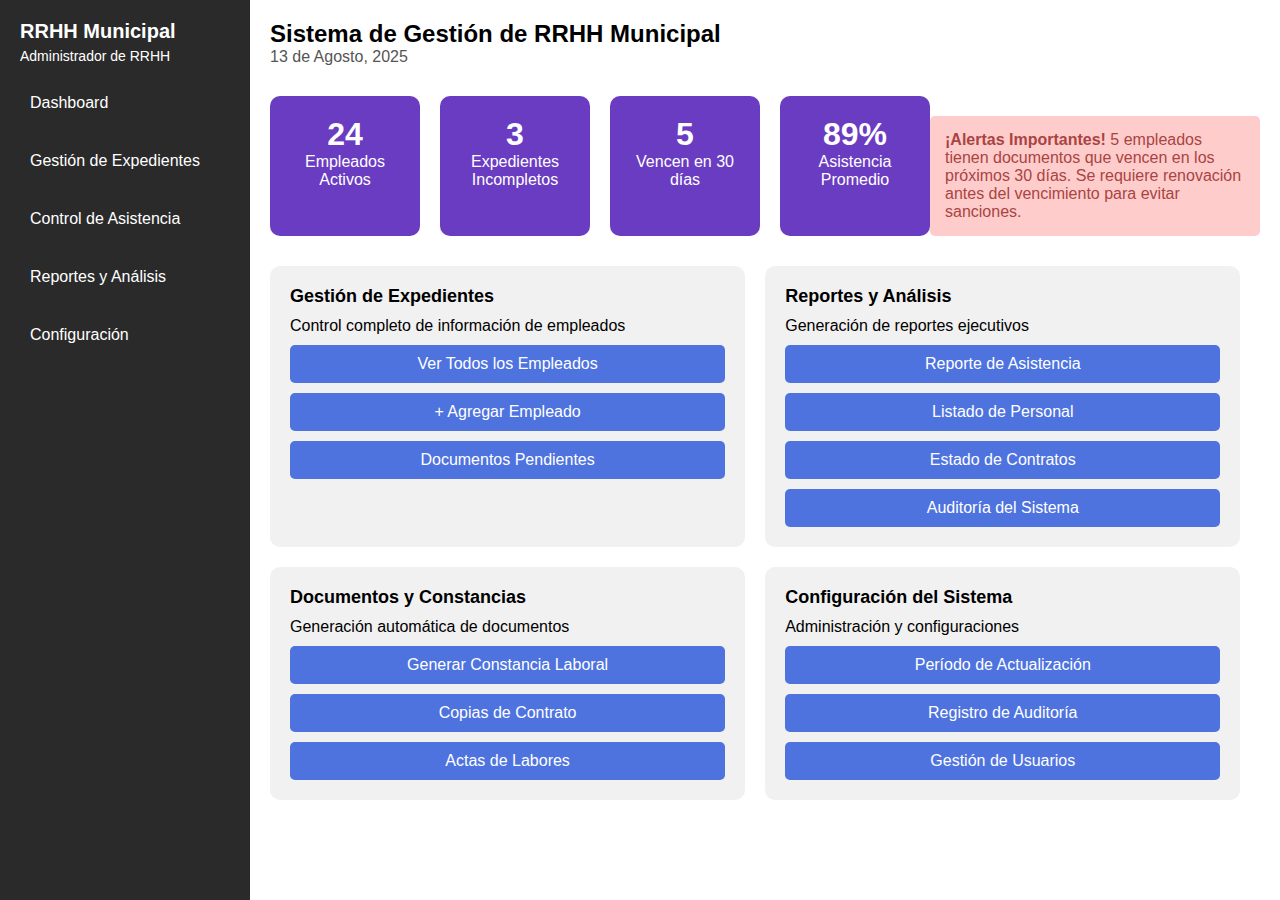
<file: index.html>
<!DOCTYPE html>
<html lang="es">
<head>
    <meta charset="UTF-8">
    <meta name="viewport" content="width=device-width, initial-scale=1.0">
    <title>Sistema de Gestión de RRHH Municipal</title>
    <link rel="stylesheet" href="estilos/styles.css">
</head>
<body>
    <div class="container">
        <nav class="sidebar">
            <div class="header">
                <h1>RRHH Municipal</h1>
                <p>Administrador de RRHH</p>
            </div>
            <ul class="menu">
                <li><a href="index.html">Dashboard</a></li>
                <li><a href="expedientes.html">Gestión de Expedientes</a></li>
                <li><a href="asistencia.html">Control de Asistencia</a></li>
                <li><a href="reportes.html">Reportes y Análisis</a></li>
                <li><a href="configuracion.html">Configuración</a></li>
            </ul>
        </nav>
        <main class="main-content">
            <header>
                <h1>Sistema de Gestión de RRHH Municipal</h1>
                <p>13 de Agosto, 2025</p>
            </header>
            <section class="dashboard">
                <div class="stats">
                    <div class="stat">
                        <h3>24</h3>
                        <p>Empleados Activos</p>
                    </div>
                    <div class="stat">
                        <h3>3</h3>
                        <p>Expedientes Incompletos</p>
                    </div>
                    <div class="stat">
                        <h3>5</h3>
                        <p>Vencen en 30 días</p>
                    </div>
                    <div class="stat">
                        <h3>89%</h3>
                        <p>Asistencia Promedio</p>
                    </div>
                </div>
                <div class="alert">
                    <p><strong>¡Alertas Importantes!</strong> 5 empleados tienen documentos que vencen en los próximos 30 días. Se requiere renovación antes del vencimiento para evitar sanciones.</p>
                </div>
            </section>
            <section class="actions">
                <div class="action">
                    <h2>Gestión de Expedientes</h2>
                    <p>Control completo de información de empleados</p>
                    <button class="btn">Ver Todos los Empleados</button>
                    <button class="btn">+ Agregar Empleado</button>
                    <button class="btn alert-btn">Documentos Pendientes</button>
                </div>
                <div class="action">
                    <h2>Reportes y Análisis</h2>
                    <p>Generación de reportes ejecutivos</p>
                    <button class="btn">Reporte de Asistencia</button>
                    <button class="btn">Listado de Personal</button>
                    <button class="btn">Estado de Contratos</button>
                    <button class="btn">Auditoría del Sistema</button>
                </div>
                <div class="action">
                    <h2>Documentos y Constancias</h2>
                    <p>Generación automática de documentos</p>
                    <button class="btn">Generar Constancia Laboral</button>
                    <button class="btn">Copias de Contrato</button>
                    <button class="btn">Actas de Labores</button>
                </div>
                <div class="action">
                    <h2>Configuración del Sistema</h2>
                    <p>Administración y configuraciones</p>
                    <button class="btn">Período de Actualización</button>
                    <button class="btn">Registro de Auditoría</button>
                    <button class="btn">Gestión de Usuarios</button>
                </div>
            </section>
        </main>
    </div>
</body>
</html>
</file>
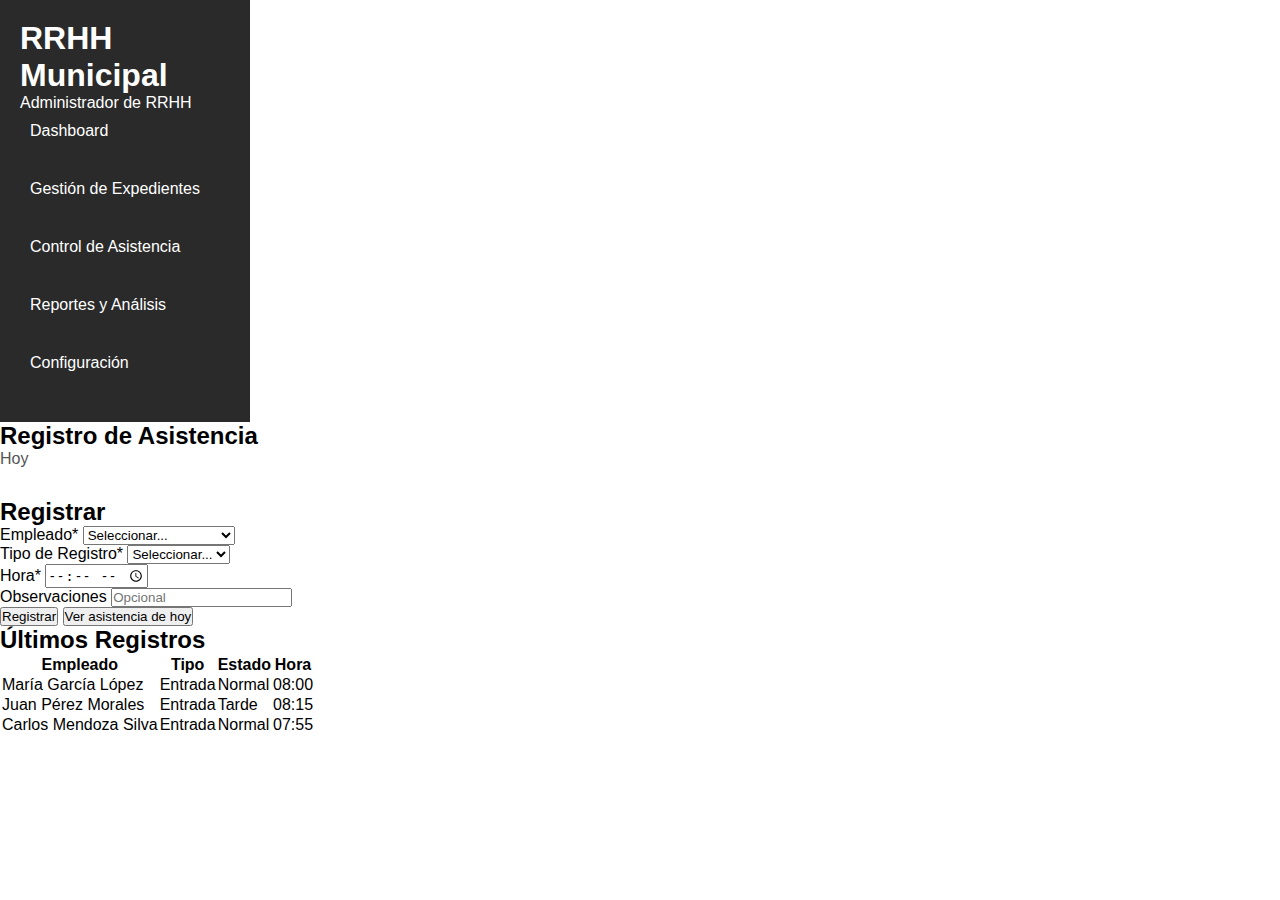
<file: asistencia.html>
<!DOCTYPE html>
<html lang="es">
<head>
  <meta charset="UTF-8" />
  <meta name="viewport" content="width=device-width, initial-scale=1" />
  <title>Asistencia — RRHH Municipal</title>
  <link rel="stylesheet" href="estilos/styles.css" />
</head>
<body>
  <div class="app">
    
    <nav class="sidebar" aria-label="Principal">
      <div class="brand">
        <h1 class="brand__title">RRHH Municipal</h1>
        <p class="brand__role">Administrador de RRHH</p>
      </div>
      <ul class="menu">
        <li><a class="menu__link " href="index.html">Dashboard</a></li>
        <li><a class="menu__link " href="expedientes.html">Gestión de Expedientes</a></li>
        <li><a class="menu__link is-active" href="asistencia.html">Control de Asistencia</a></li>
        <li><a class="menu__link " href="reportes.html">Reportes y Análisis</a></li>
        <li><a class="menu__link " href="configuracion.html">Configuración</a></li>
      </ul>
    </nav>
    
    <main class="main">
      
<header class="page-header">
  <div>
    <h1 class="page-title">Registro de Asistencia</h1>
    <p class="page-subtitle">Hoy</p>
  </div>
</header>

<section class="card">
  <h2 class="card__title">Registrar</h2>
  <form class="form" action="#">
    <div class="form-row">
      <div>
        <label for="empleado">Empleado*</label>
        <select id="empleado" required>
          <option value="">Seleccionar...</option>
          <option>María García López</option>
          <option>Juan Pérez Morales</option>
          <option>Carlos Mendoza Silva</option>
        </select>
      </div>
      <div>
        <label for="tipo">Tipo de Registro*</label>
        <select id="tipo" required>
          <option value="">Seleccionar...</option>
          <option value="entrada">Entrada</option>
          <option value="salida">Salida</option>
        </select>
      </div>
    </div>
    <div class="form-row">
      <div>
        <label for="hora">Hora*</label>
        <input type="time" id="hora" required />
      </div>
      <div>
        <label for="obs">Observaciones</label>
        <input type="text" id="obs" placeholder="Opcional" />
      </div>
    </div>
    <div class="form-actions">
      <button class="btn" type="submit">Registrar</button>
      <button class="btn btn--ghost" type="button">Ver asistencia de hoy</button>
    </div>
  </form>
</section>

<section class="card">
  <h2 class="card__title">Últimos Registros</h2>
  <table class="table">
    <thead><tr><th>Empleado</th><th>Tipo</th><th>Estado</th><th>Hora</th></tr></thead>
    <tbody>
      <tr><td>María García López</td><td>Entrada</td><td><span class="badge badge--ok">Normal</span></td><td>08:00</td></tr>
      <tr><td>Juan Pérez Morales</td><td>Entrada</td><td><span class="badge badge--warn">Tarde</span></td><td>08:15</td></tr>
      <tr><td>Carlos Mendoza Silva</td><td>Entrada</td><td><span class="badge badge--ok">Normal</span></td><td>07:55</td></tr>
    </tbody>
  </table>
</section>

    </main>
  </div>
</body>
</html>
</file>
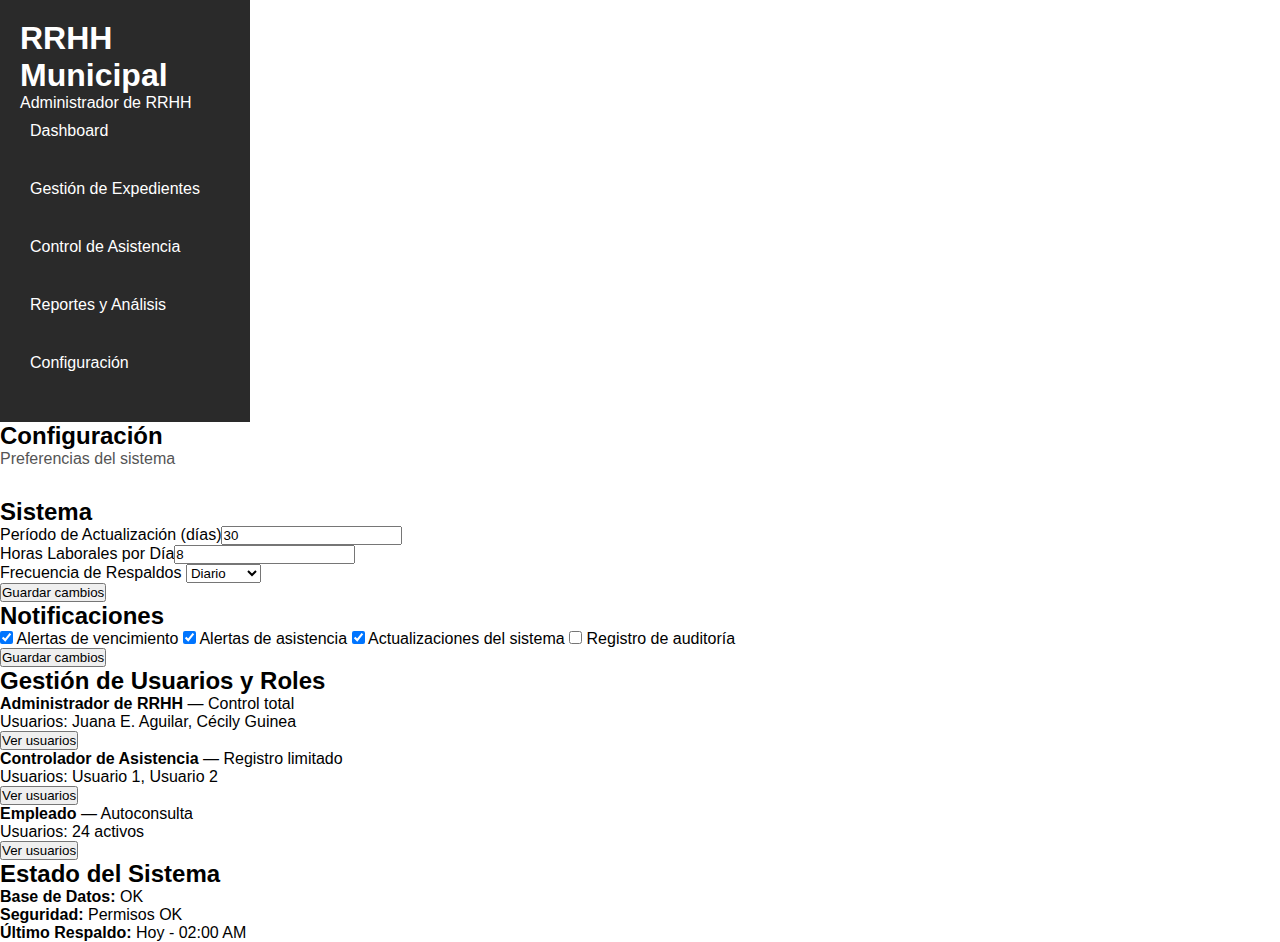
<file: configuracion.html>
<!DOCTYPE html>
<html lang="es">
<head>
  <meta charset="UTF-8" />
  <meta name="viewport" content="width=device-width, initial-scale=1" />
  <title>Configuración — RRHH Municipal</title>
  <link rel="stylesheet" href="estilos/styles.css" />
</head>
<body>
  <div class="app">
    
    <nav class="sidebar" aria-label="Principal">
      <div class="brand">
        <h1 class="brand__title">RRHH Municipal</h1>
        <p class="brand__role">Administrador de RRHH</p>
      </div>
      <ul class="menu">
        <li><a class="menu__link " href="index.html">Dashboard</a></li>
        <li><a class="menu__link " href="expedientes.html">Gestión de Expedientes</a></li>
        <li><a class="menu__link " href="asistencia.html">Control de Asistencia</a></li>
        <li><a class="menu__link " href="reportes.html">Reportes y Análisis</a></li>
        <li><a class="menu__link is-active" href="configuracion.html">Configuración</a></li>
      </ul>
    </nav>
    
    <main class="main">
      
<header class="page-header">
  <div>
    <h1 class="page-title">Configuración</h1>
    <p class="page-subtitle">Preferencias del sistema</p>
  </div>
</header>

<section class="grid-2">
  <article class="card">
    <h2 class="card__title">Sistema</h2>
    <form class="form">
      <div class="form-row">
        <div><label for="actualizacion">Período de Actualización (días)</label><input id="actualizacion" type="number" value="30" required></div>
        <div><label for="horas">Horas Laborales por Día</label><input id="horas" type="number" value="8" required></div>
      </div>
      <div>
        <label for="respaldos">Frecuencia de Respaldos</label>
        <select id="respaldos" required>
          <option>Diario</option><option>Semanal</option><option>Mensual</option>
        </select>
      </div>
      <div class="form-actions"><button class="btn" type="submit">Guardar cambios</button></div>
    </form>
  </article>

  <article class="card">
    <h2 class="card__title">Notificaciones</h2>
    <form class="form">
      <label><input type="checkbox" checked> Alertas de vencimiento</label>
      <label><input type="checkbox" checked> Alertas de asistencia</label>
      <label><input type="checkbox" checked> Actualizaciones del sistema</label>
      <label><input type="checkbox"> Registro de auditoría</label>
      <div class="form-actions"><button class="btn" type="submit">Guardar cambios</button></div>
    </form>
  </article>

  <article class="card">
    <h2 class="card__title">Gestión de Usuarios y Roles</h2>
    <div>
      <p><strong>Administrador de RRHH</strong> — Control total</p>
      <p>Usuarios: Juana E. Aguilar, Cécily Guinea</p>
      <button class="btn btn--ghost">Ver usuarios</button>
    </div>
    <div>
      <p><strong>Controlador de Asistencia</strong> — Registro limitado</p>
      <p>Usuarios: Usuario 1, Usuario 2</p>
      <button class="btn btn--ghost">Ver usuarios</button>
    </div>
    <div>
      <p><strong>Empleado</strong> — Autoconsulta</p>
      <p>Usuarios: 24 activos</p>
      <button class="btn btn--ghost">Ver usuarios</button>
    </div>
  </article>

  <article class="card">
    <h2 class="card__title">Estado del Sistema</h2>
    <p><strong>Base de Datos:</strong> OK</p>
    <p><strong>Seguridad:</strong> Permisos OK</p>
    <p><strong>Último Respaldo:</strong> Hoy - 02:00 AM</p>
  </article>
</section>

    </main>
  </div>
</body>
</html>
</file>
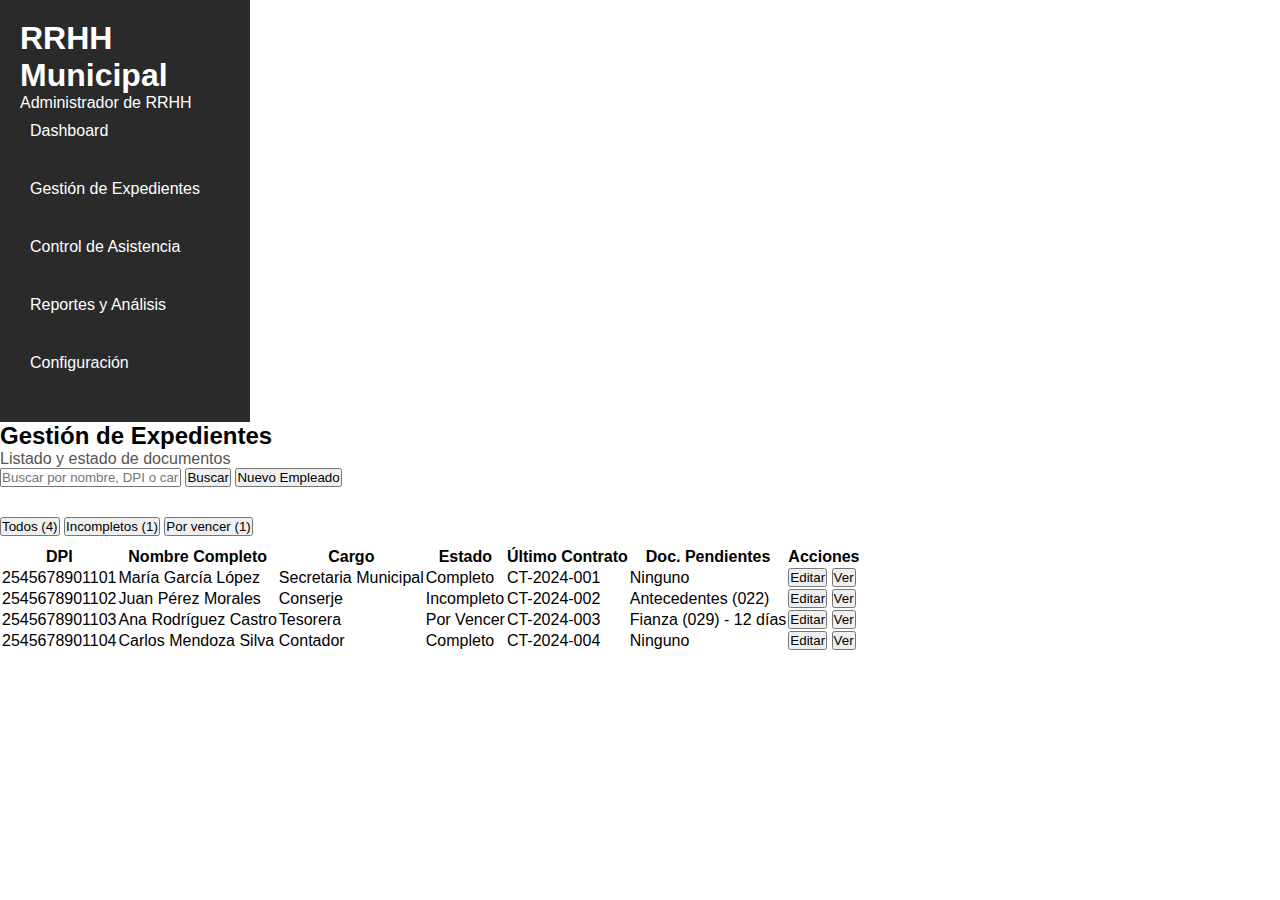
<file: expedientes.html>
<!DOCTYPE html>
<html lang="es">
<head>
  <meta charset="UTF-8" />
  <meta name="viewport" content="width=device-width, initial-scale=1" />
  <title>Expedientes — RRHH Municipal</title>
  <link rel="stylesheet" href="estilos/styles.css" />
</head>
<body>
  <div class="app">
    
    <nav class="sidebar" aria-label="Principal">
      <div class="brand">
        <h1 class="brand__title">RRHH Municipal</h1>
        <p class="brand__role">Administrador de RRHH</p>
      </div>
      <ul class="menu">
        <li><a class="menu__link " href="index.html">Dashboard</a></li>
        <li><a class="menu__link is-active" href="expedientes.html">Gestión de Expedientes</a></li>
        <li><a class="menu__link " href="asistencia.html">Control de Asistencia</a></li>
        <li><a class="menu__link " href="reportes.html">Reportes y Análisis</a></li>
        <li><a class="menu__link " href="configuracion.html">Configuración</a></li>
      </ul>
    </nav>
    
    <main class="main">
      
<header class="page-header">
  <div>
    <h1 class="page-title">Gestión de Expedientes</h1>
    <p class="page-subtitle">Listado y estado de documentos</p>
  </div>
  <div class="form-actions">
    <input type="text" placeholder="Buscar por nombre, DPI o cargo" />
    <button class="btn">Buscar</button>
    <button class="btn">Nuevo Empleado</button>
  </div>
</header>

<section>
  <div class="form-actions" style="margin-bottom:10px;">
    <button class="btn btn--ghost">Todos (4)</button>
    <button class="btn btn--ghost">Incompletos (1)</button>
    <button class="btn btn--ghost">Por vencer (1)</button>
  </div>

  <table class="table">
    <thead>
      <tr>
        <th>DPI</th>
        <th>Nombre Completo</th>
        <th>Cargo</th>
        <th>Estado</th>
        <th>Último Contrato</th>
        <th>Doc. Pendientes</th>
        <th>Acciones</th>
      </tr>
    </thead>
    <tbody>
      <tr>
        <td>2545678901101</td>
        <td>María García López</td>
        <td>Secretaria Municipal</td>
        <td><span class="badge badge--ok">Completo</span></td>
        <td>CT-2024-001</td>
        <td>Ninguno</td>
        <td><button class="btn">Editar</button> <button class="btn">Ver</button></td>
      </tr>
      <tr>
        <td>2545678901102</td>
        <td>Juan Pérez Morales</td>
        <td>Conserje</td>
        <td><span class="badge badge--warn">Incompleto</span></td>
        <td>CT-2024-002</td>
        <td>Antecedentes (022)</td>
        <td><button class="btn">Editar</button> <button class="btn">Ver</button></td>
      </tr>
      <tr>
        <td>2545678901103</td>
        <td>Ana Rodríguez Castro</td>
        <td>Tesorera</td>
        <td><span class="badge badge--pending">Por Vencer</span></td>
        <td>CT-2024-003</td>
        <td>Fianza (029) - 12 días</td>
        <td><button class="btn">Editar</button> <button class="btn">Ver</button></td>
      </tr>
      <tr>
        <td>2545678901104</td>
        <td>Carlos Mendoza Silva</td>
        <td>Contador</td>
        <td><span class="badge badge--ok">Completo</span></td>
        <td>CT-2024-004</td>
        <td>Ninguno</td>
        <td><button class="btn">Editar</button> <button class="btn">Ver</button></td>
      </tr>
    </tbody>
  </table>
</section>

    </main>
  </div>
</body>
</html>
</file>
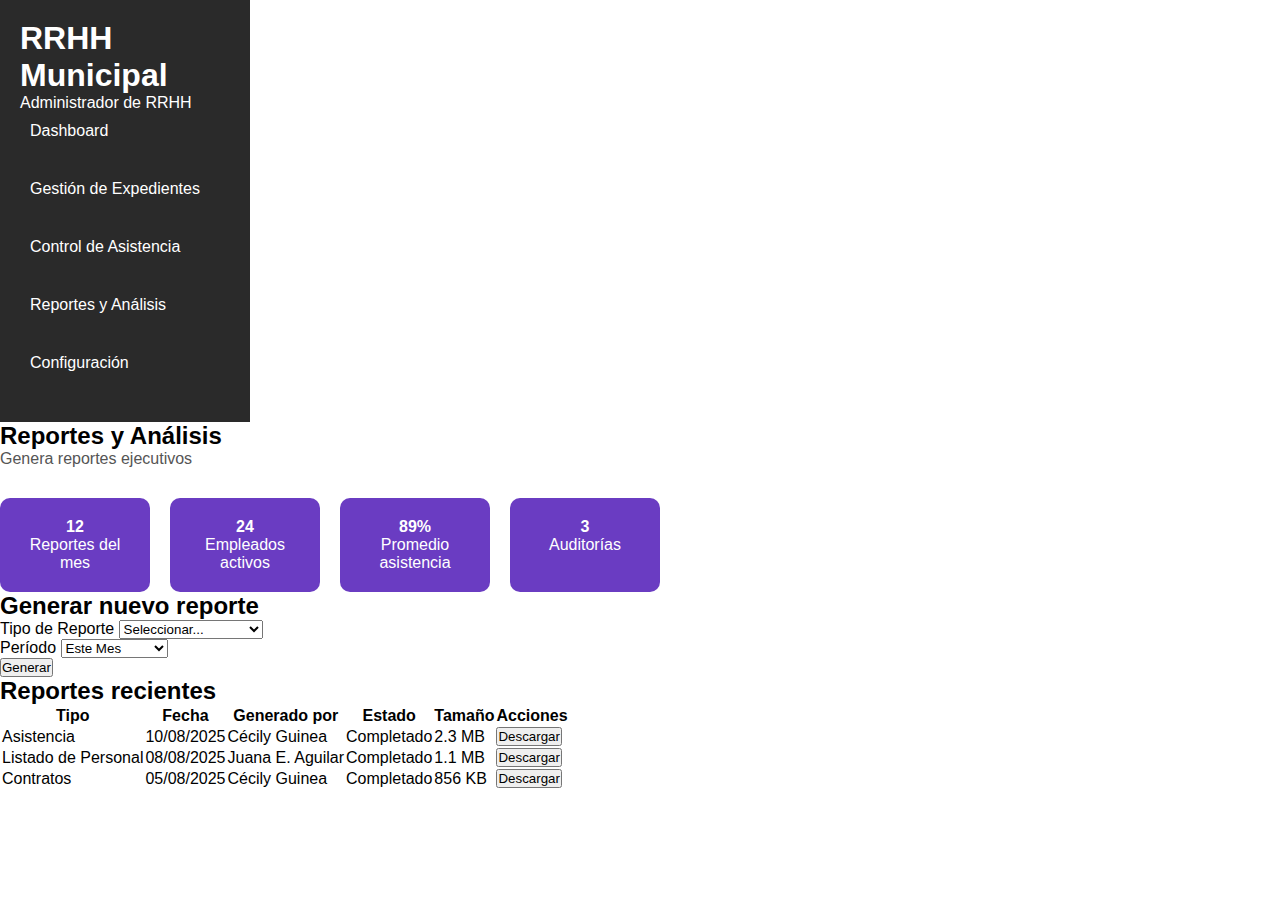
<file: reportes.html>
<!DOCTYPE html>
<html lang="es">
<head>
  <meta charset="UTF-8" />
  <meta name="viewport" content="width=device-width, initial-scale=1" />
  <title>Reportes — RRHH Municipal</title>
  <link rel="stylesheet" href="estilos/styles.css" />
</head>
<body>
  <div class="app">
    
    <nav class="sidebar" aria-label="Principal">
      <div class="brand">
        <h1 class="brand__title">RRHH Municipal</h1>
        <p class="brand__role">Administrador de RRHH</p>
      </div>
      <ul class="menu">
        <li><a class="menu__link " href="index.html">Dashboard</a></li>
        <li><a class="menu__link " href="expedientes.html">Gestión de Expedientes</a></li>
        <li><a class="menu__link " href="asistencia.html">Control de Asistencia</a></li>
        <li><a class="menu__link is-active" href="reportes.html">Reportes y Análisis</a></li>
        <li><a class="menu__link " href="configuracion.html">Configuración</a></li>
      </ul>
    </nav>
    
    <main class="main">
      
<header class="page-header">
  <div>
    <h1 class="page-title">Reportes y Análisis</h1>
    <p class="page-subtitle">Genera reportes ejecutivos</p>
  </div>
</header>

<section class="stats">
  <article class="stat"><h4 class="stat__value">12</h4><p class="stat__label">Reportes del mes</p></article>
  <article class="stat"><h4 class="stat__value">24</h4><p class="stat__label">Empleados activos</p></article>
  <article class="stat"><h4 class="stat__value">89%</h4><p class="stat__label">Promedio asistencia</p></article>
  <article class="stat"><h4 class="stat__value">3</h4><p class="stat__label">Auditorías</p></article>
</section>

<section class="card">
  <h2 class="card__title">Generar nuevo reporte</h2>
  <form class="form">
    <div class="form-row">
      <div>
        <label for="tipo-reporte">Tipo de Reporte</label>
        <select id="tipo-reporte" required>
          <option value="">Seleccionar...</option>
          <option value="asistencia">Asistencia</option>
          <option value="personal">Listado de Personal</option>
          <option value="contratos">Estado de Contratos</option>
        </select>
      </div>
      <div>
        <label for="periodo">Período</label>
        <select id="periodo" required>
          <option value="este-mes">Este Mes</option>
          <option value="ultimo-mes">Último Mes</option>
          <option value="personalizado">Personalizado</option>
        </select>
      </div>
    </div>
    <div class="form-actions">
      <button class="btn" type="submit">Generar</button>
    </div>
  </form>
</section>

<section class="card">
  <h2 class="card__title">Reportes recientes</h2>
  <table class="table">
    <thead>
      <tr><th>Tipo</th><th>Fecha</th><th>Generado por</th><th>Estado</th><th>Tamaño</th><th>Acciones</th></tr>
    </thead>
    <tbody>
      <tr><td>Asistencia</td><td>10/08/2025</td><td>Cécily Guinea</td><td><span class="badge badge--ok">Completado</span></td><td>2.3 MB</td><td><button class="btn">Descargar</button></td></tr>
      <tr><td>Listado de Personal</td><td>08/08/2025</td><td>Juana E. Aguilar</td><td><span class="badge badge--ok">Completado</span></td><td>1.1 MB</td><td><button class="btn">Descargar</button></td></tr>
      <tr><td>Contratos</td><td>05/08/2025</td><td>Cécily Guinea</td><td><span class="badge badge--ok">Completado</span></td><td>856 KB</td><td><button class="btn">Descargar</button></td></tr>
    </tbody>
  </table>
</section>

    </main>
  </div>
</body>
</html>
</file>
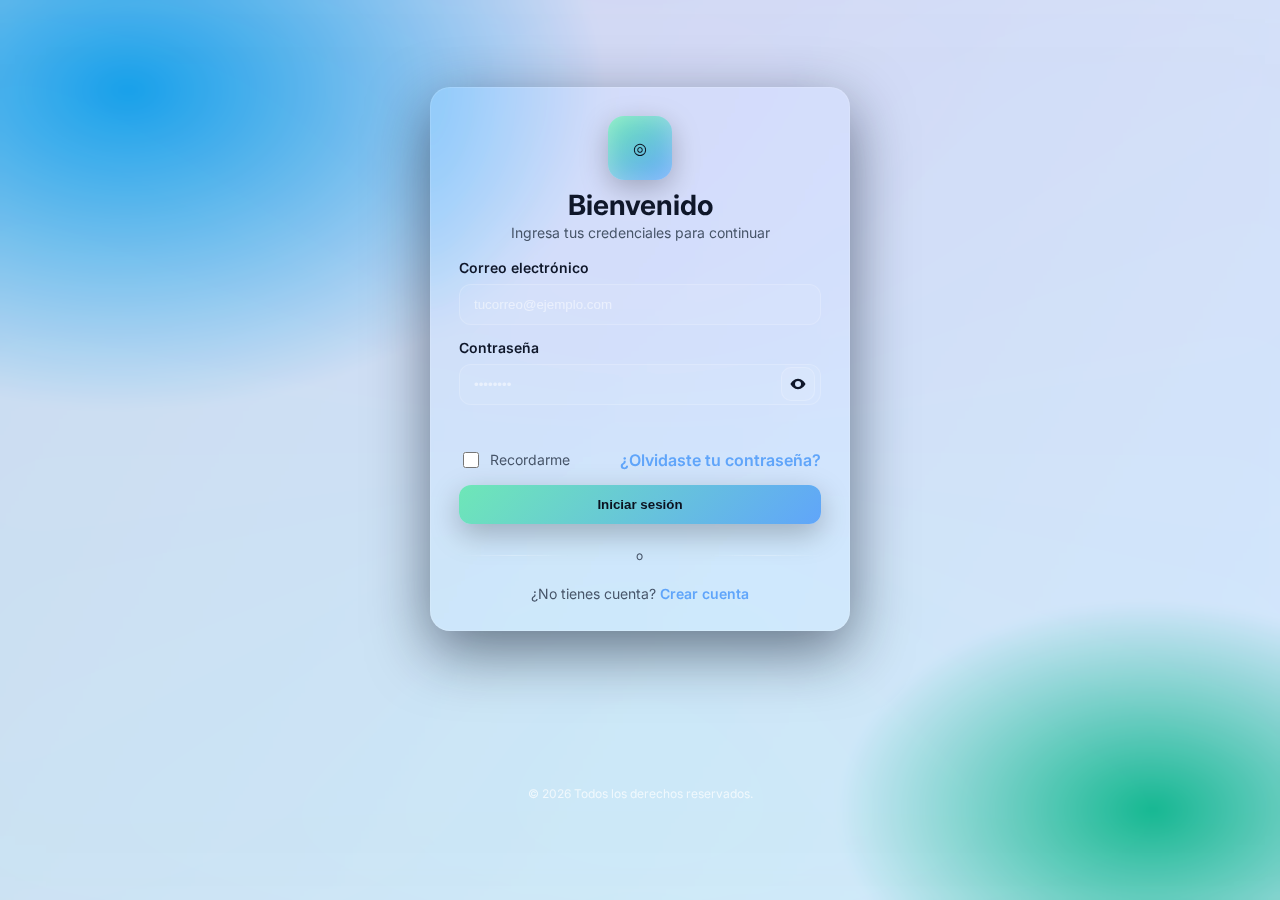
<file: login corregido/login.html>
<!DOCTYPE html>
<html lang="es">
<head>
  <meta charset="utf-8" />
  <meta name="viewport" content="width=device-width, initial-scale=1" />
  <title>Iniciar sesión</title>
  <link rel="preconnect" href="https://fonts.gstatic.com" crossorigin>
  <link href="https://fonts.googleapis.com/css2?family=Inter:wght@400;500;600;800&display=swap" rel="stylesheet">
  <link rel="stylesheet" href="Styles.css" />
</head>
<body>
  <div class="bg">
    <div class="bg__blur"></div>
    <div class="bg__gradient"></div>
  </div>

  <main class="auth">
    <section class="card" role="form" aria-labelledby="titulo-login">
      <header class="card__header">
        <div class="logo" aria-hidden="true">◎</div>
        <h1 id="titulo-login" class="card__title">Bienvenido</h1>
        <p class="card__subtitle">Ingresa tus credenciales para continuar</p>
      </header>

      <form class="form" action="#" method="post" novalidate>
        <div class="field">
          <label class="label" for="email">Correo electrónico</label>
          <input class="input" type="email" id="email" name="email" placeholder="tucorreo@ejemplo.com" required>
        </div>

        <div class="field">
          <label class="label" for="password">Contraseña</label>
          <div class="input-group">
            <input class="input input--password" type="password" id="password" name="password" placeholder="••••••••" required minlength="6">
            <!-- Toggle de contraseña con CSS (checkbox hack) -->
            <input type="checkbox" id="toggle-pass" class="toggle" aria-label="Mostrar contraseña">
            <label for="toggle-pass" class="toggle-btn" aria-hidden="true" title="Mostrar/Ocultar contraseña">
            
              <svg class="icon-eye" viewBox="0 0 24 24" aria-hidden="true">
                <path d="M12 5c-5 0-9 4.5-10 7 1 2.5 5 7 10 7s9-4.5 10-7c-1-2.5-5-7-10-7Zm0 11a4 4 0 1 1 0-8 4 4 0 0 1 0 8Z"/>
              </svg>
              <svg class="icon-eye-off" viewBox="0 0 24 24" aria-hidden="true">
                <path d="M3 3l18 18M10.6 5.1A10.7 10.7 0 0 1 12 5c5 0 9 4.5 10 7-.5 1.3-1.6 3-3.2 4.6M5.4 6.8C3.8 8.4 2.7 10 2 12c1 2.5 5 7 10 7 1 0 2-.2 2.9-.5M9 9a4 4 0 0 0 6 6"/>
              </svg>
            </label>
          </div>
           
          <p class="help" aria-live="polite"></p>
        </div>

        <div class="form__row">
          <label class="check">
            <input type="checkbox" name="remember">
            <span>Recordarme</span>
          </label>
          <a class="link" href="#" role="link">¿Olvidaste tu contraseña?</a>
        </div>

        <button class="btn" type="submit">Iniciar sesión</button>

        <div class="divider">
          <span>o</span>
        </div>

        

        <p class="signup">¿No tienes cuenta? <a class="link" href="#">Crear cuenta</a></p>
      </form>
    </section>

    <footer class="footer">
      <p>© <span id="year"></span> Todos los derechos reservados.</p>
    </footer>
  </main>

  <script>
   
    document.getElementById('year').textContent = new Date().getFullYear();

   
  </script>
</body>
</html>
</file>
<file: estilos/styles.css>
* {
    margin: 0;
    padding: 0;
    box-sizing: border-box;
}

body {
    font-family: Arial, sans-serif;
    display: flex;
    height: 100vh;
}

.container {
    display: flex;
    width: 100%;
}

.sidebar {
    width: 250px;
    background-color: #2a2a2a;
    color: #fff;
    padding: 20px;
}

.sidebar .header h1 {
    font-size: 20px;
    margin-bottom: 5px;
}

.sidebar .header p {
    font-size: 14px;
    margin-bottom: 20px;
}

.sidebar .menu {
    list-style-type: none;
}

.sidebar .menu li {
    margin-bottom: 20px;
}

.sidebar .menu li a {
    color: #fff;
    text-decoration: none;
    font-size: 16px;
    display: block;
    padding: 10px;
    border-radius: 5px;
    transition: background-color 0.3s;
}

.sidebar .menu li a:hover {
    background-color: #4e4e4e;
}

.main-content {
    flex: 1;
    padding: 20px;
}

header {
    margin-bottom: 30px;
}

header h1 {
    font-size: 24px;
}

header p {
    font-size: 16px;
    color: #555;
}

.dashboard {
    display: flex;
    margin-bottom: 30px;
}

.stats {
    display: flex;
    gap: 20px;
}

.stat {
    background-color: #6a3cc2;
    color: #fff;
    padding: 20px;
    text-align: center;
    border-radius: 10px;
    width: 150px;
}

.stat h3 {
    font-size: 32px;
}

.alert {
    background-color: #ffcccc;
    color: #a94442;
    padding: 15px;
    border-radius: 5px;
    margin-top: 20px;
}

.actions {
    display: flex;
    flex-wrap: wrap;
    gap: 20px;
}

.action {
    background-color: #f1f1f1;
    padding: 20px;
    border-radius: 10px;
    width: 48%;
}

.action h2 {
    font-size: 18px;
    margin-bottom: 10px;
}

.action .btn {
    background-color: #4e73df;
    color: #fff;
    padding: 10px 15px;
    border: none;
    border-radius: 5px;
    margin-top: 10px;
    width: 100%;
    font-size: 16px;
    cursor: pointer;
}

.action .btn:hover {
    background-color: #3e59c5;
}

.alert-btn {
    background-color: #ff4e4e;
}

.alert-btn:hover {
    background-color: #e04b4b;
}
</file>
<file: login corregido/Styles.css>
:root{
  --bg-1: #0f172a;      /* slate-900 */
  --bg-2: #020617;      /* slate-950 */
  --accent: #6ee7b7;    /* emerald-300 */
  --accent-2: #60a5fa;  /* blue-400 */
  --txt: #e5e7eb;       /* stone-200 */
  --muted: #94a3b8;     /* slate-400 */
  --card: 255,255,255;  /* base para glass */
  --ring: 110,231,183;  /* emerald-300 */
  --shadow: 2,6,23;     /* slate-950 */
}

@media (prefers-color-scheme: light){
  :root{
    --bg-1: #eef2ff;
    --bg-2: #e2e8f0;
    --txt: #0f172a;
    --muted: #475569;
    --card: 255,255,255;
    --shadow: 15,23,42;
  }
}

/* Reset mínimo */
*{ box-sizing:border-box; }
html,body{ height:100%; }
body{
  margin:0;
  font-family: 'Inter', system-ui, -apple-system, Segoe UI, Roboto, sans-serif;
  color: var(--txt);
  background: radial-gradient(1200px 800px at 10% 10%, #0ea5e9 0%, transparent 40%),
              radial-gradient(900px 600px at 90% 90%, #10b981 0%, transparent 35%),
              linear-gradient(120deg, var(--bg-2), var(--bg-1));
  overflow-x:hidden;
}

/* Fondo decorativo */
.bg{
  position:fixed; inset:0; z-index:-2;
}
.bg__gradient{
  position:absolute; inset:-20%;
  background: conic-gradient(from 180deg at 50% 50%, #22d3ee, #6366f1, #22d3ee);
  filter: blur(120px) opacity(.15);
  animation: spin 24s linear infinite;
}
.bg__blur{
  position:absolute; inset:0;
  backdrop-filter: blur(4px);
}
@keyframes spin { to { transform: rotate(360deg); } }

.auth{
  min-height:100dvh;
  display:grid;
  place-items:center;
  padding: 24px;
}

.card{
  width: min(100%, 420px);
  background: rgba(var(--card), .1);
  border: 1px solid rgba(255,255,255,.12);
  backdrop-filter: blur(16px) saturate(120%);
  border-radius: 20px;
  box-shadow: 0 20px 60px rgba(var(--shadow), .55);
  padding: 28px;
  animation: rise .7s ease both;
}
@keyframes rise{
  from{ opacity:0; transform: translateY(12px) scale(.98); }
  to{ opacity:1; transform: translateY(0) scale(1); }
}

.card__header{
  text-align:center;
  margin-bottom: 18px;
}
.logo{
  width:64px; height:64px;
  margin-inline:auto 0; margin: 0 auto 8px;
  display:grid; place-items:center;
  font-weight:800;
  border-radius: 16px;
  background: linear-gradient(145deg, var(--accent), var(--accent-2));
  color:#0b1220;
  box-shadow: 0 8px 28px rgba(0,0,0,.25), inset 0 0 24px rgba(255,255,255,.35);
}
.card__title{
  margin: 8px 0 2px; font-size: clamp(22px, 3vw, 28px);
}
.card__subtitle{
  margin:0; color: var(--muted); font-size: 14px;
}

.form{ display:grid; gap:14px; }

.field{ display:grid; gap:8px; }
.label{ font-weight:600; font-size: 14px; color: var(--txt); }

.input{
  width:100%;
  padding: 12px 14px;
  border-radius: 12px;
  border: 1.2px solid rgba(255,255,255,.18);
  background: rgba(255,255,255,.06);
  color: var(--txt);
  outline: none;
  transition: border-color .2s, box-shadow .2s, background .2s;
}
.input::placeholder{ color: rgba(255,255,255,.5); }
.input:focus{
  border-color: rgba(var(--ring), .9);
  box-shadow: 0 0 0 5px rgba(var(--ring), .18);
  background: rgba(255,255,255,.1);
}

.input-group{
  position:relative;
  display:grid;
}
.input--password{
  padding-right: 44px;
}

.toggle{
  position:absolute; inset:0;
  width:0; height:0; opacity:0; pointer-events:none;
}
.toggle-btn{
  position:absolute; right:6px; top:50%; transform: translateY(-50%);
  display:grid; place-items:center;
  width:34px; height:34px; border-radius:10px; cursor:pointer;
  background: rgba(255,255,255,.08);
  border: 1px solid rgba(255,255,255,.18);
  transition: background .2s, transform .1s;
}
.toggle-btn:active{ transform: translateY(-50%) scale(.98); }
.icon-eye, .icon-eye-off{
  width:18px; height:18px; fill: currentColor; color: var(--txt);
}
.icon-eye-off{ display:none; }
.toggle:checked + .toggle-btn .icon-eye{ display:none; }
.toggle:checked + .toggle-btn .icon-eye-off{ display:block; }

/* Simulación visual de mostrar contraseña */
.toggle:checked ~ .input--password{
  -webkit-text-security: none;
  font-family: ui-monospace, SFMono-Regular, Menlo, Monaco, Consolas, "Liberation Mono", monospace;
}

/* Ayuda/errores */
.help{
  margin:6px 2px 0;
  font-size: 12px; color: #fca5a5;
  min-height: 14px;
}

.form__row{
  display:flex; justify-content:space-between; align-items:center;
  gap:10px; margin-top:2px;
}
.check{
  display:flex; align-items:center; gap:8px; font-size:14px; color: var(--muted);
}
.check input{
  width:16px; height:16px; accent-color: #10b981;
}
.link{
  color: var(--accent-2);
  text-decoration: none;
  font-weight: 600;
}
.link:hover{ text-decoration: underline; }

.btn{
  width:100%;
  border:0; cursor:pointer;
  padding: 12px 16px;
  border-radius: 12px;
  font-weight: 700;
  color:#0b1220;
  background: linear-gradient(135deg, var(--accent), var(--accent-2));
  box-shadow: 0 10px 30px rgba(0,0,0,.25);
  transition: transform .08s ease, box-shadow .2s ease, opacity .2s;
}
.btn:hover{ box-shadow: 0 14px 40px rgba(0,0,0,.28); }
.btn:active{ transform: translateY(1px); }

.btn--ghost{
  background: transparent;
  color: var(--txt);
  border: 1.2px solid rgba(255,255,255,.2);
  box-shadow: none;
}
.btn--ghost:hover{
  background: rgba(255,255,255,.06);
}

.divider{
  display:grid; place-items:center;
  grid-auto-flow: column; gap:12px;
  margin: 10px 0 -2px;
  color: var(--muted); font-size: 12px;
}
.divider::before, .divider::after{
  content:""; height:1px; width:100%;
  background: linear-gradient(to right, transparent, rgba(255,255,255,.25), transparent);
}

.signup{
  text-align:center; color: var(--muted); font-size: 14px;
  margin: 10px 0 0;
}

.footer{
  margin-top: 18px;
  text-align:center;
  color: rgba(255,255,255,.7);
  font-size: 12px;
}

/* Responsivo */
@media (max-width: 420px){
  .card{ padding: 22px; border-radius: 16px; }
  .btn, .btn--ghost{ padding: 12px 14px; }
}
</file>
